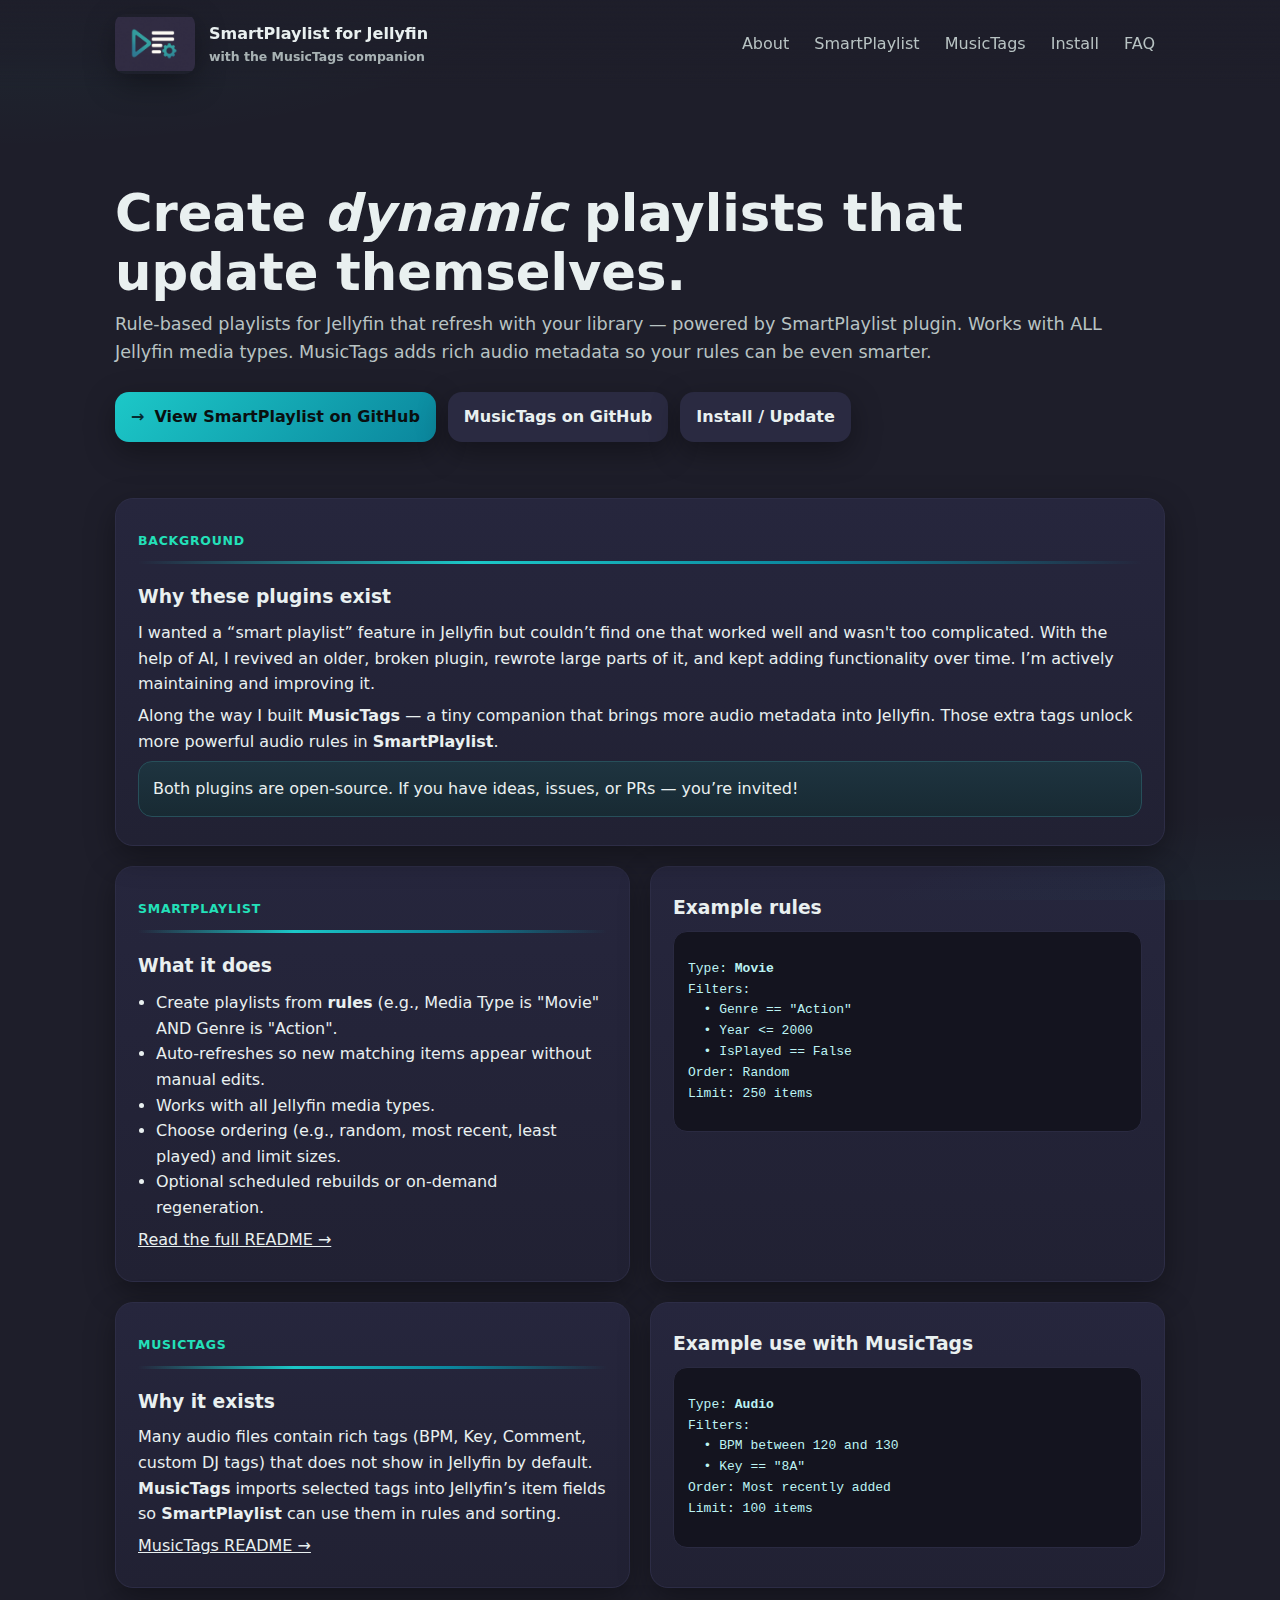
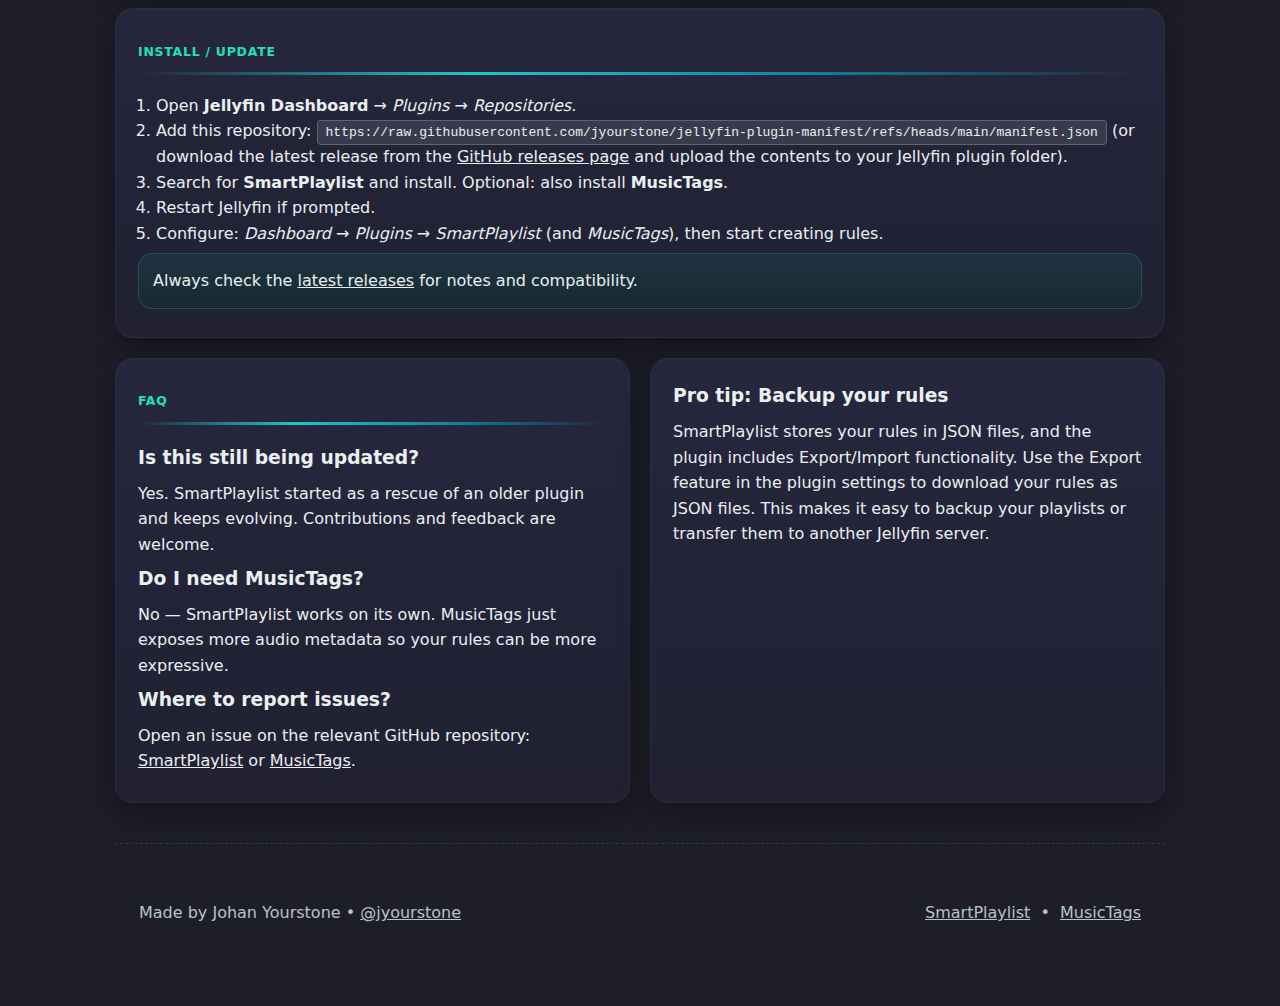
<file: index.html>
<!doctype html>
<html lang="en">
<head>
  <meta charset="utf-8" />
  <meta name="viewport" content="width=device-width, initial-scale=1" />
  <title>SmartPlaylist for Jellyfin — (and MusicTags)</title>
  <meta name="description" content="Smart, dynamic playlists for Jellyfin. Built by Johan Yourstone with help from AI. Bonus: MusicTags plugin to surface audio metadata for smarter rules." />
  <meta property="og:title" content="SmartPlaylist plugin for Jellyfin" />
  <meta property="og:description" content="Smart, dynamic playlists for Jellyfin + the MusicTags companion plugin." />
  <meta property="og:type" content="website" />
  <meta name="theme-color" content="#0fa6a6" />
  <link rel="icon" href="images/favicon/favicon.ico" />
  <link rel="icon" type="image/png" sizes="512x512" href="images/favicon/favicon-512.png" />
  <link rel="icon" type="image/png" sizes="256x256" href="images/favicon/favicon-256.png" />
  <link rel="icon" type="image/png" sizes="32x32" href="images/favicon/favicon-32.png" />
  <link rel="icon" type="image/png" sizes="16x16" href="images/favicon/favicon-16.png" />
  <link rel="apple-touch-icon" sizes="180x180" href="images/favicon/apple-touch-icon.png" />
  <style>
    :root{
      --bg:#1e1e2a;           /* dark indigo like the logo bg */
      --panel:#242437;        /* slightly lighter */
      --text:#e9f0f0;         /* soft white */
      --muted:#b8c3c3;        /* muted text */
      --accent-start:#1cc8c8; /* teal gradient */
      --accent-end:#0b869d;   /* darker teal */
      --accent-2:#23e0b9;     /* greenish tint */
      --ring: #33d6d6;        /* focus ring */
      --shadow: 0 10px 30px rgba(0,0,0,.35);
      --radius:18px;
    }
    html,body{background:var(--bg);color:var(--text);font-family: system-ui, -apple-system, Segoe UI, Roboto, Ubuntu, Cantarell, Noto Sans, "Helvetica Neue", Arial, "Apple Color Emoji","Segoe UI Emoji";line-height:1.6;margin:0}
    a{color:inherit}
    .container{max-width:1050px;margin:0 auto;padding:24px}
    header{position:sticky;top:0;background:linear-gradient(180deg, rgba(30,30,42,.95), rgba(30,30,42,.65) 60%, rgba(30,30,42,0));backdrop-filter: blur(6px);z-index:40}
    .nav{display:flex;gap:16px;align-items:center;justify-content:space-between;padding:14px 0}
    .brand{display:flex;align-items:center;gap:14px;font-weight:700}
    .brand img{width:80px;height:60px;border-radius:10px;box-shadow:var(--shadow);object-fit:contain}
    .tag{font-size:.78rem;color:var(--muted);opacity:.9}
    nav a{padding:8px 10px;border-radius:10px;color:var(--muted);text-decoration:none}
    nav a:hover{background:#2a2a41;color:var(--text)}

    .hero{padding:72px 0 36px}
    .title{font-size: clamp(2rem, 1.2rem + 3.5vw, 3.2rem);line-height:1.15;margin:0 0 8px;font-weight:800}
    .subtitle{margin:0;color:var(--muted);font-size:1.1rem}

    .cta{display:flex;flex-wrap:wrap;gap:12px;margin-top:26px}
    .btn{--bg1:var(--accent-start);--bg2:var(--accent-end);display:inline-flex;gap:10px;align-items:center;border:none;color:#0a0f10;background:linear-gradient(135deg,var(--bg1),var(--bg2));padding:12px 16px;border-radius:14px;font-weight:700;text-decoration:none;box-shadow:var(--shadow)}
    .btn span{color:#062b30}
    .btn.secondary{background:#2a2a41;color:var(--text)}
    .btn.secondary:hover{outline:2px solid #2f3f46}
    .btn:focus-visible{outline:3px solid var(--ring);outline-offset:2px}

    .grid{display:grid;grid-template-columns:repeat(12,1fr);gap:20px}
    .card{grid-column: span 12;background:linear-gradient(180deg,#26263d,#212133);border-radius:var(--radius);border:1px solid #2d2d46;box-shadow:var(--shadow);padding:22px}
    @media (min-width:860px){.card.half{grid-column: span 6}}
    .card h3{margin:0 0 8px}
    .card p{margin:.4rem 0}
    .kicker{color:var(--accent-2);letter-spacing:.06em;font-weight:800;text-transform:uppercase;font-size:.78rem}
    .list{margin:.6rem 0 0 0;padding:0 0 0 18px}
    
    /* Add vertical spacing between sections */
    section{margin-bottom:20px}
    section:last-child{margin-bottom:0}

    .code{background:#14141f;border:1px solid #2a2a41;border-radius:14px;padding:14px;overflow:auto;font-family:ui-monospace, SFMono-Regular, Menlo, Monaco, Consolas, "Liberation Mono", "Courier New", monospace;color:#bcf3f3}

    .note{background:linear-gradient(180deg,#1e3440,#182a33);border:1px solid #274f5a;border-radius:14px;padding:14px}

    footer{margin-top:40px;padding:32px 0;color:var(--muted);border-top:1px dashed #2b3b44}

    /* subtle accent lines */
    .accent-line{height:3px;background:linear-gradient(90deg,transparent, var(--accent-start), var(--accent-end), transparent);border-radius:999px;margin:8px 0 18px}

    /* pretty details */
    .sparkle{position:absolute;inset:0;pointer-events:none;background: radial-gradient(1000px 400px at 0% -10%, rgba(35,224,185,.08), transparent 60%),
                                        radial-gradient(800px 300px at 100% 110%, rgba(28,200,200,.07), transparent 60%)}
  </style>
</head>
<body>
  <div class="sparkle"></div>
  <header>
    <div class="container nav">
      <div class="brand">
        <!-- Put logo.jpg next to this index.html -->
        <img src="images/logo.jpg" alt="SmartPlaylist Logo" />
        <div>
          <div>SmartPlaylist for Jellyfin</div>
          <div class="tag">with the MusicTags companion</div>
        </div>
      </div>
      <nav aria-label="Sections">
        <a href="#about">About</a>
        <a href="#smartplaylist">SmartPlaylist</a>
        <a href="#musictags">MusicTags</a>
        <a href="#install">Install</a>
        <a href="#faq">FAQ</a>
      </nav>
    </div>
  </header>

  <main class="container">
    <section class="hero">
      <h1 class="title">Create <em>dynamic</em> playlists that update themselves.</h1>
      <p class="subtitle">Rule‑based playlists for Jellyfin that refresh with your library — powered by SmartPlaylist plugin. Works with ALL Jellyfin media types. MusicTags adds rich audio metadata so your rules can be even smarter.</p>
      <div class="cta">
        <a class="btn" href="https://github.com/jyourstone/jellyfin-smartplaylist-plugin" target="_blank" rel="noopener">
          <span>→</span> View SmartPlaylist on GitHub
        </a>
        <a class="btn secondary" href="https://github.com/jyourstone/jellyfin-musictags-plugin" target="_blank" rel="noopener">MusicTags on GitHub</a>
        <a class="btn secondary" href="#install">Install / Update</a>
      </div>
    </section>

    <section id="about" class="grid" aria-labelledby="about-title">
      <article class="card" style="position:relative">
        <h2 id="about-title" class="kicker">Background</h2>
        <div class="accent-line" aria-hidden="true"></div>
        <h3 style="margin-top:0">Why these plugins exist</h3>
        <p>I wanted a “smart playlist” feature in Jellyfin but couldn’t find one that worked well and wasn't too complicated. With the help of AI, I revived an older, broken plugin, rewrote large parts of it, and kept adding functionality over time. I’m actively maintaining and improving it.</p>
        <p>Along the way I built <strong>MusicTags</strong> — a tiny companion that brings more audio metadata into Jellyfin. Those extra tags unlock more powerful audio rules in <strong>SmartPlaylist</strong>.</p>
        <p class="note">Both plugins are open‑source. If you have ideas, issues, or PRs — you’re invited!</p>
      </article>
    </section>

    <section id="smartplaylist" class="grid" aria-labelledby="sp-title">
      <article class="card half">
        <h2 id="sp-title" class="kicker">SmartPlaylist</h2>
        <div class="accent-line"></div>
        <h3>What it does</h3>
        <ul class="list">
          <li>Create playlists from <strong>rules</strong> (e.g., Media Type is "Movie" AND Genre is "Action".</li>
          <li>Auto‑refreshes so new matching items appear without manual edits.</li>
          <li>Works with all Jellyfin media types.</li>
          <li>Choose ordering (e.g., random, most recent, least played) and limit sizes.</li>
          <li>Optional scheduled rebuilds or on‑demand regeneration.</li>
        </ul>
        <p><a href="https://github.com/jyourstone/jellyfin-smartplaylist-plugin" target="_blank" rel="noopener">Read the full README →</a></p>
      </article>
      <article class="card half">
        <h3 style="margin-top:4px">Example rules</h3>
        <div class="code" role="region" aria-label="Example SmartPlaylist rules">
<pre>
Type: <b>Movie</b>
Filters:
  • Genre == "Action"
  • Year &lt;= 2000
  • IsPlayed == False
Order: Random
Limit: 250 items
</pre>
        </div>
      </article>
    </section>

    <section id="musictags" class="grid" aria-labelledby="mt-title">
      <article class="card half">
        <h2 id="mt-title" class="kicker">MusicTags</h2>
        <div class="accent-line"></div>
        <h3>Why it exists</h3>
        <p>Many audio files contain rich tags (BPM, Key, Comment, custom DJ tags) that does not show in Jellyfin by default. <strong>MusicTags</strong> imports selected tags into Jellyfin’s item fields so <strong>SmartPlaylist</strong> can use them in rules and sorting.</p>
        <p><a href="https://github.com/jyourstone/jellyfin-musictags-plugin" target="_blank" rel="noopener">MusicTags README →</a></p>
      </article>
      <article class="card half">
        <h3 style="margin-top:4px">Example use with MusicTags</h3>
        <div class="code" role="region" aria-label="Rules using MusicTags fields">
<pre>
Type: <b>Audio</b>
Filters:
  • BPM between 120 and 130
  • Key == "8A"
Order: Most recently added
Limit: 100 items
</pre>
        </div>
      </article>
    </section>

    <section id="install" class="grid" aria-labelledby="install-title">
      <article class="card">
        <h2 id="install-title" class="kicker">Install / Update</h2>
        <div class="accent-line"></div>
        <ol class="list">
          <li>Open <strong>Jellyfin Dashboard</strong> → <em>Plugins</em> → <em>Repositories</em>.</li>
          <li>Add this repository: <code style="background: rgba(255,255,255,0.1); padding: 4px 8px; border-radius: 4px; font-family: monospace; user-select: all; border: 1px solid rgba(255,255,255,0.2);">https://raw.githubusercontent.com/jyourstone/jellyfin-plugin-manifest/refs/heads/main/manifest.json</code> (or download the latest release from the <a href="https://github.com/jyourstone/jellyfin-smartplaylist-plugin/releases" target="_blank" rel="noopener">GitHub releases page</a> and upload the contents to your Jellyfin plugin folder).</li>
          <li>Search for <strong>SmartPlaylist</strong> and install. Optional: also install <strong>MusicTags</strong>.</li>
          <li>Restart Jellyfin if prompted.</li>
          <li>Configure: <em>Dashboard</em> → <em>Plugins</em> → <em>SmartPlaylist</em> (and <em>MusicTags</em>), then start creating rules.</li>
        </ol>
        <p class="note">Always check the <a href="https://github.com/jyourstone/jellyfin-smartplaylist-plugin/releases" target="_blank" rel="noopener">latest releases</a> for notes and compatibility.</p>
      </article>
    </section>

    <section id="faq" class="grid" aria-labelledby="faq-title">
      <article class="card half">
        <h2 id="faq-title" class="kicker">FAQ</h2>
        <div class="accent-line"></div>
        <h3>Is this still being updated?</h3>
        <p>Yes. SmartPlaylist started as a rescue of an older plugin and keeps evolving. Contributions and feedback are welcome.</p>
        <h3>Do I need MusicTags?</h3>
        <p>No — SmartPlaylist works on its own. MusicTags just exposes more audio metadata so your rules can be more expressive.</p>
        <h3>Where to report issues?</h3>
        <p>Open an issue on the relevant GitHub repository: <a href="https://github.com/jyourstone/jellyfin-smartplaylist-plugin/issues" target="_blank" rel="noopener">SmartPlaylist</a> or <a href="https://github.com/jyourstone/jellyfin-musictags-plugin/issues" target="_blank" rel="noopener">MusicTags</a>.</p>
      </article>
      <article class="card half">
        <h3>Pro tip: Backup your rules</h3>
        <p>SmartPlaylist stores your rules in JSON files, and the plugin includes Export/Import functionality. Use the Export feature in the plugin settings to download your rules as JSON files. This makes it easy to backup your playlists or transfer them to another Jellyfin server.</p>
      </article>
    </section>

    <footer>
      <div class="container" style="display:flex;flex-wrap:wrap;align-items:center;gap:12px;justify-content:space-between">
        <div>
          Made by Johan Yourstone • <a href="https://github.com/jyourstone" target="_blank" rel="noopener">@jyourstone</a>
        </div>
        <div>
          <a href="https://github.com/jyourstone/jellyfin-smartplaylist-plugin" target="_blank" rel="noopener">SmartPlaylist</a>
          &nbsp;•&nbsp;
          <a href="https://github.com/jyourstone/jellyfin-musictags-plugin" target="_blank" rel="noopener">MusicTags</a>
        </div>
      </div>
    </footer>
  </main>
</body>
</html>
</file>
